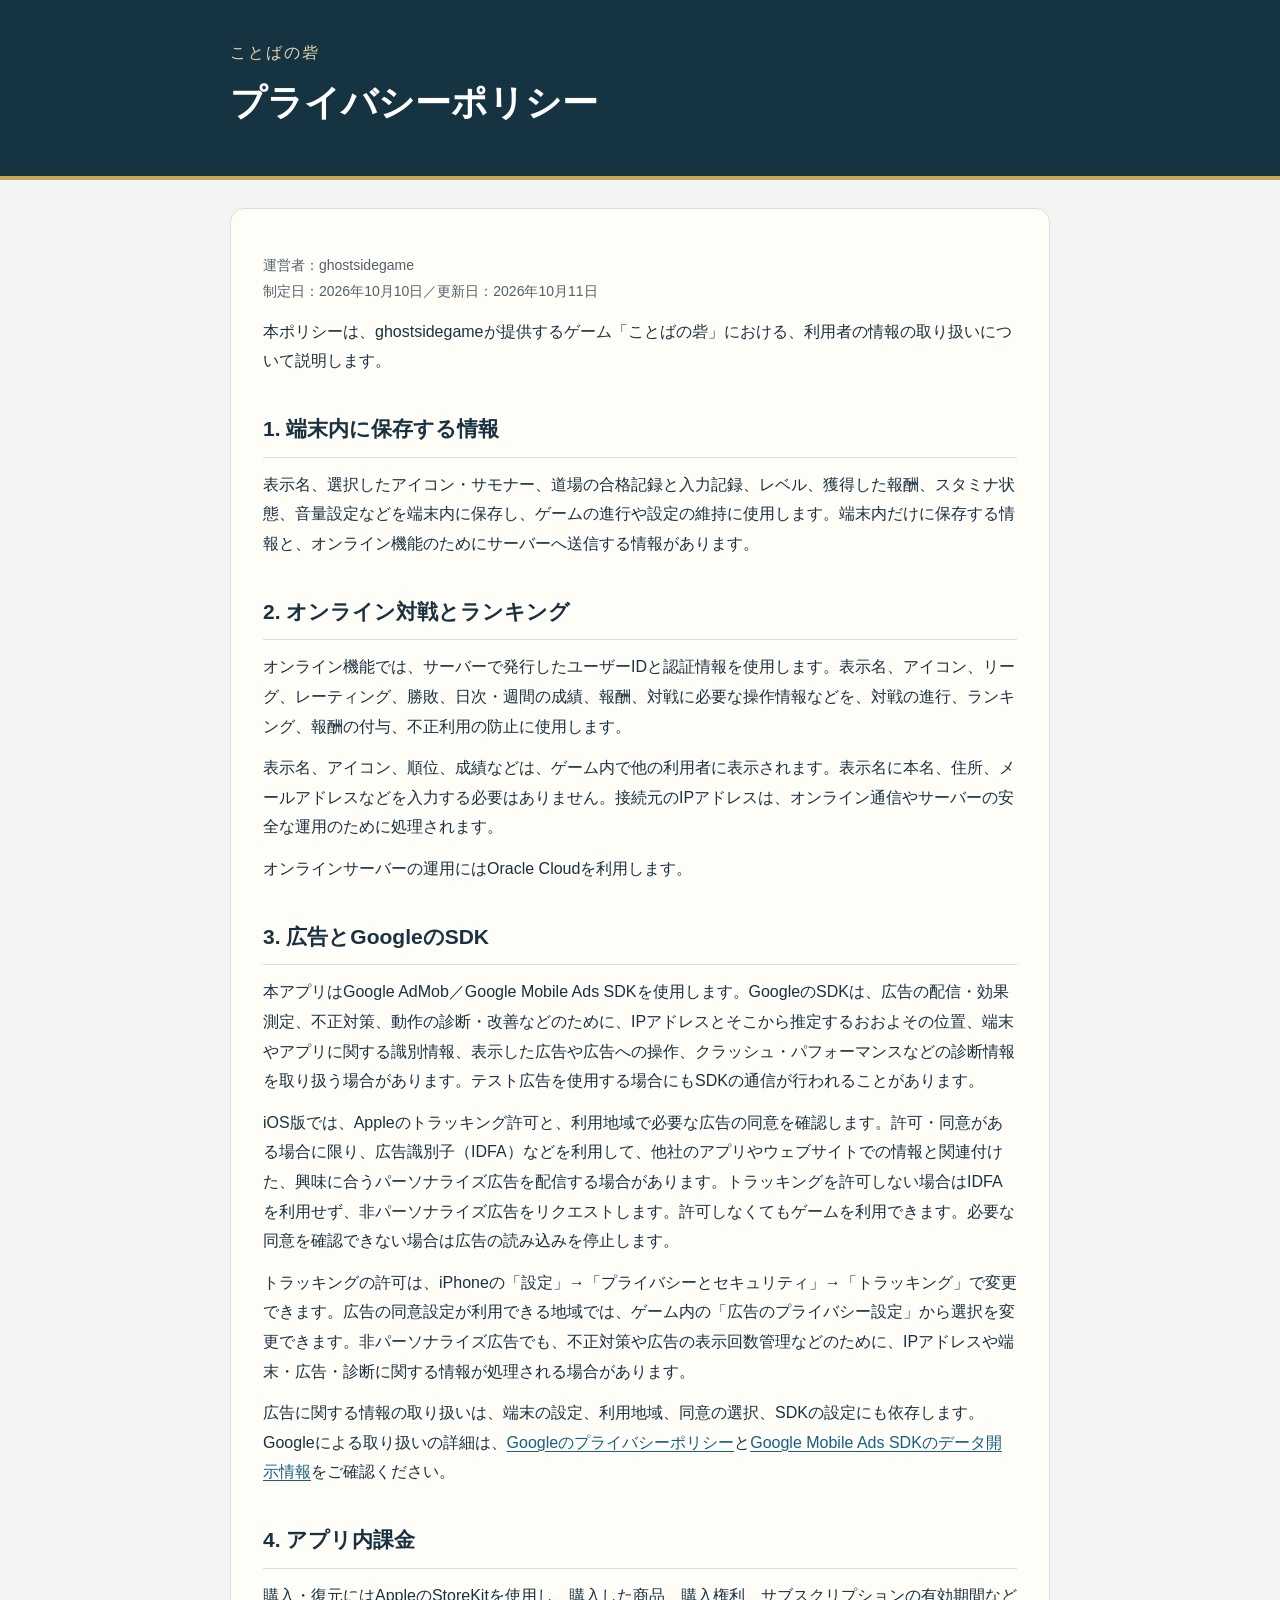
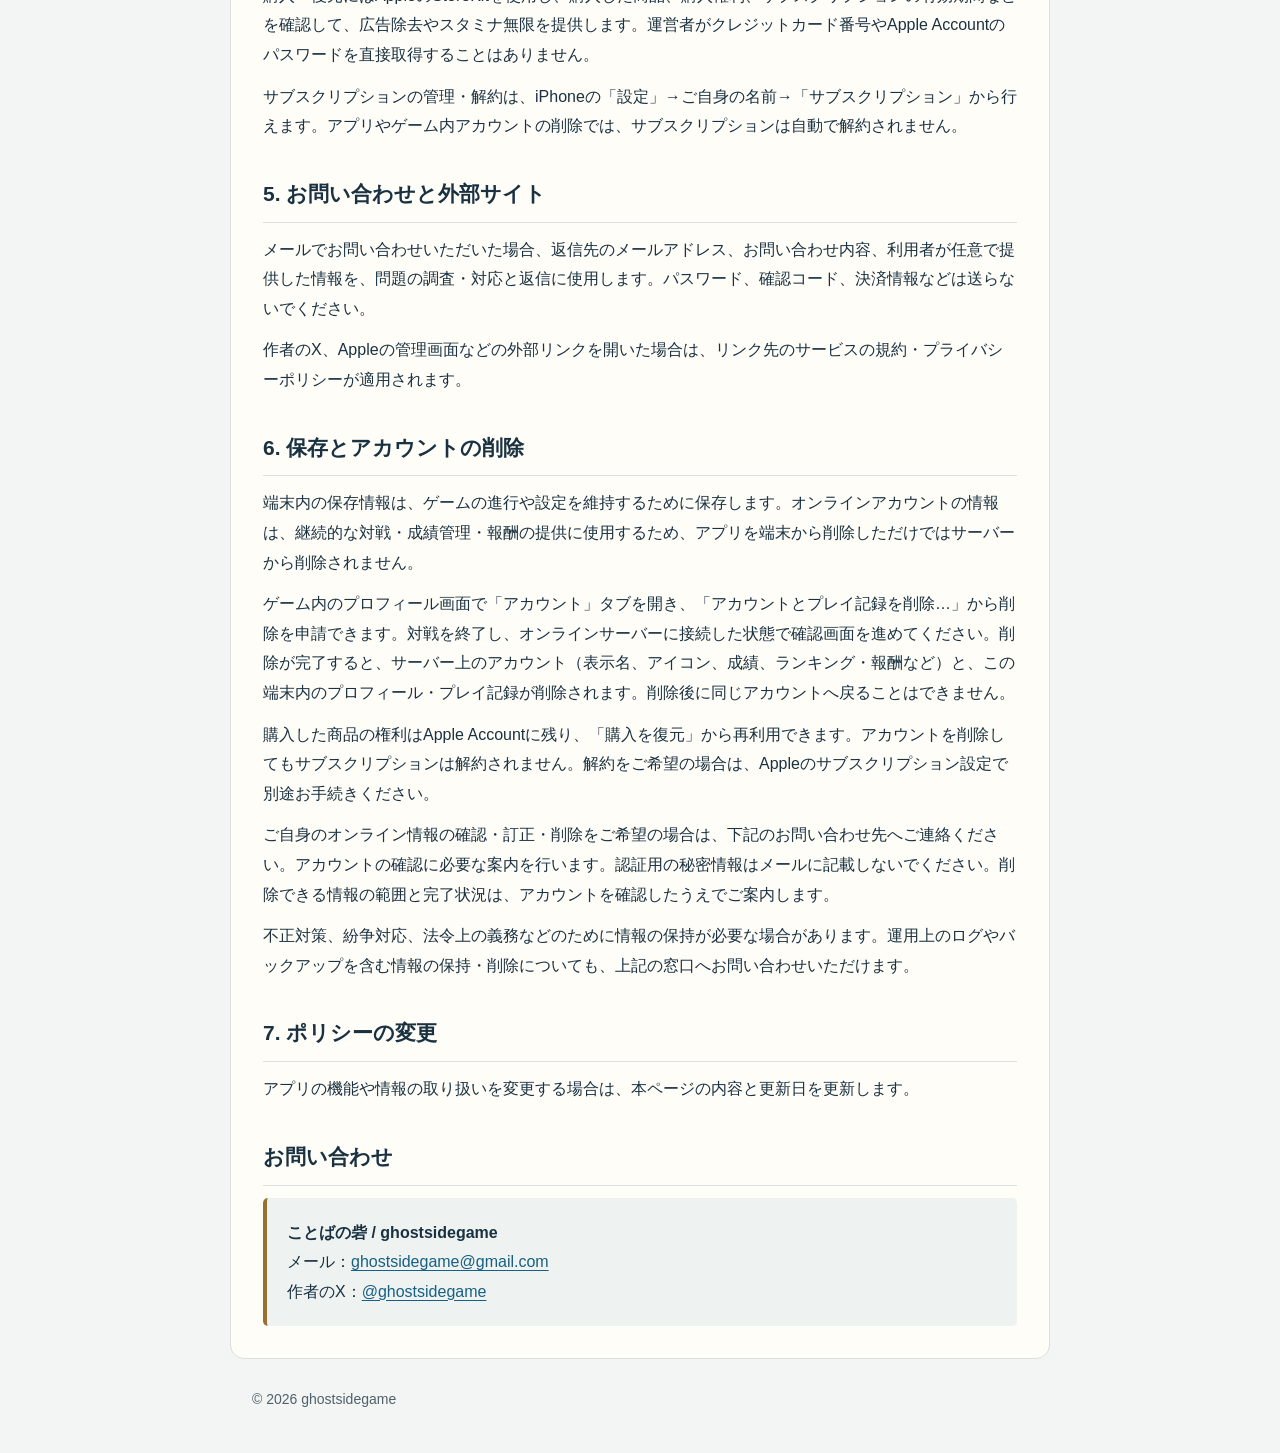
<file: index.html>
<!doctype html>
<html lang="ja">
<head>
<meta charset="utf-8">
<meta name="viewport" content="width=device-width, initial-scale=1">
<meta name="description" content="ことばの砦のプライバシーポリシー。ゲーム内データ、オンライン対戦、広告、購入、お問い合わせについて。">
<title>プライバシーポリシー | ことばの砦</title>
<style>
:root{color-scheme:light;--ink:#193140;--gold:#97712d;--paper:#fffdf7}*{box-sizing:border-box}body{margin:0;background:#f3f5f5;color:var(--ink);font-family:-apple-system,BlinkMacSystemFont,"Hiragino Sans","Yu Gothic",sans-serif;line-height:1.85}header{background:#163342;color:#fff;padding:38px max(22px,calc((100vw - 820px)/2));border-bottom:4px solid #cba55b}header p{margin:0;color:#e9d7b4;letter-spacing:.12em}h1{font-size:clamp(25px,5vw,36px);line-height:1.4;margin:10px 0}main{max-width:820px;margin:28px auto;padding:32px;background:var(--paper);border:1px solid #d9e0df;border-radius:14px}h2{font-size:21px;margin:34px 0 12px;padding-bottom:8px;border-bottom:1px solid #d9e0df}p{margin:12px 0}a{color:#176083;text-underline-offset:3px;overflow-wrap:anywhere}li{margin:8px 0}.meta{font-size:14px;color:#50616a}.contact{padding:20px;background:#eef3f1;border-left:4px solid var(--gold);border-radius:5px}footer{max-width:820px;margin:24px auto 40px;padding:0 22px;font-size:14px;color:#50616a}@media(max-width:600px){main{margin:16px 12px;padding:22px 18px}h2{font-size:19px}}
</style>
</head>
<body>
<header><p>ことばの砦</p><h1>プライバシーポリシー</h1></header>
<main>
<p class="meta">運営者：ghostsidegame<br>制定日：2026年10月10日／更新日：2026年10月11日</p>
<p>本ポリシーは、ghostsidegameが提供するゲーム「ことばの砦」における、利用者の情報の取り扱いについて説明します。</p>
<h2>1. 端末内に保存する情報</h2>
<p>表示名、選択したアイコン・サモナー、道場の合格記録と入力記録、レベル、獲得した報酬、スタミナ状態、音量設定などを端末内に保存し、ゲームの進行や設定の維持に使用します。端末内だけに保存する情報と、オンライン機能のためにサーバーへ送信する情報があります。</p>
<h2>2. オンライン対戦とランキング</h2>
<p>オンライン機能では、サーバーで発行したユーザーIDと認証情報を使用します。表示名、アイコン、リーグ、レーティング、勝敗、日次・週間の成績、報酬、対戦に必要な操作情報などを、対戦の進行、ランキング、報酬の付与、不正利用の防止に使用します。</p>
<p>表示名、アイコン、順位、成績などは、ゲーム内で他の利用者に表示されます。表示名に本名、住所、メールアドレスなどを入力する必要はありません。接続元のIPアドレスは、オンライン通信やサーバーの安全な運用のために処理されます。</p>
<p>オンラインサーバーの運用にはOracle Cloudを利用します。</p>
<h2>3. 広告とGoogleのSDK</h2>
<p>本アプリはGoogle AdMob／Google Mobile Ads SDKを使用します。GoogleのSDKは、広告の配信・効果測定、不正対策、動作の診断・改善などのために、IPアドレスとそこから推定するおおよその位置、端末やアプリに関する識別情報、表示した広告や広告への操作、クラッシュ・パフォーマンスなどの診断情報を取り扱う場合があります。テスト広告を使用する場合にもSDKの通信が行われることがあります。</p>
<p>iOS版では、Appleのトラッキング許可と、利用地域で必要な広告の同意を確認します。許可・同意がある場合に限り、広告識別子（IDFA）などを利用して、他社のアプリやウェブサイトでの情報と関連付けた、興味に合うパーソナライズ広告を配信する場合があります。トラッキングを許可しない場合はIDFAを利用せず、非パーソナライズ広告をリクエストします。許可しなくてもゲームを利用できます。必要な同意を確認できない場合は広告の読み込みを停止します。</p>
<p>トラッキングの許可は、iPhoneの「設定」→「プライバシーとセキュリティ」→「トラッキング」で変更できます。広告の同意設定が利用できる地域では、ゲーム内の「広告のプライバシー設定」から選択を変更できます。非パーソナライズ広告でも、不正対策や広告の表示回数管理などのために、IPアドレスや端末・広告・診断に関する情報が処理される場合があります。</p>
<p>広告に関する情報の取り扱いは、端末の設定、利用地域、同意の選択、SDKの設定にも依存します。Googleによる取り扱いの詳細は、<a href="https://policies.google.com/privacy">Googleのプライバシーポリシー</a>と<a href="https://developers.google.com/admob/ios/privacy/data-disclosure">Google Mobile Ads SDKのデータ開示情報</a>をご確認ください。</p>
<h2>4. アプリ内課金</h2>
<p>購入・復元にはAppleのStoreKitを使用し、購入した商品、購入権利、サブスクリプションの有効期間などを確認して、広告除去やスタミナ無限を提供します。運営者がクレジットカード番号やApple Accountのパスワードを直接取得することはありません。</p>
<p>サブスクリプションの管理・解約は、iPhoneの「設定」→ご自身の名前→「サブスクリプション」から行えます。アプリやゲーム内アカウントの削除では、サブスクリプションは自動で解約されません。</p>
<h2>5. お問い合わせと外部サイト</h2>
<p>メールでお問い合わせいただいた場合、返信先のメールアドレス、お問い合わせ内容、利用者が任意で提供した情報を、問題の調査・対応と返信に使用します。パスワード、確認コード、決済情報などは送らないでください。</p>
<p>作者のX、Appleの管理画面などの外部リンクを開いた場合は、リンク先のサービスの規約・プライバシーポリシーが適用されます。</p>
<h2>6. 保存とアカウントの削除</h2>
<p>端末内の保存情報は、ゲームの進行や設定を維持するために保存します。オンラインアカウントの情報は、継続的な対戦・成績管理・報酬の提供に使用するため、アプリを端末から削除しただけではサーバーから削除されません。</p>
<p>ゲーム内のプロフィール画面で「アカウント」タブを開き、「アカウントとプレイ記録を削除…」から削除を申請できます。対戦を終了し、オンラインサーバーに接続した状態で確認画面を進めてください。削除が完了すると、サーバー上のアカウント（表示名、アイコン、成績、ランキング・報酬など）と、この端末内のプロフィール・プレイ記録が削除されます。削除後に同じアカウントへ戻ることはできません。</p>
<p>購入した商品の権利はApple Accountに残り、「購入を復元」から再利用できます。アカウントを削除してもサブスクリプションは解約されません。解約をご希望の場合は、Appleのサブスクリプション設定で別途お手続きください。</p>
<p>ご自身のオンライン情報の確認・訂正・削除をご希望の場合は、下記のお問い合わせ先へご連絡ください。アカウントの確認に必要な案内を行います。認証用の秘密情報はメールに記載しないでください。削除できる情報の範囲と完了状況は、アカウントを確認したうえでご案内します。</p>
<p>不正対策、紛争対応、法令上の義務などのために情報の保持が必要な場合があります。運用上のログやバックアップを含む情報の保持・削除についても、上記の窓口へお問い合わせいただけます。</p>
<h2>7. ポリシーの変更</h2>
<p>アプリの機能や情報の取り扱いを変更する場合は、本ページの内容と更新日を更新します。</p>
<h2>お問い合わせ</h2>
<div class="contact"><strong>ことばの砦 / ghostsidegame</strong><br>メール：<a href="mailto:ghostsidegame@gmail.com">ghostsidegame@gmail.com</a><br>作者のX：<a href="https://x.com/ghostsidegame">@ghostsidegame</a></div>
</main>
<footer>© 2026 ghostsidegame</footer>
</body>
</html>
</file>
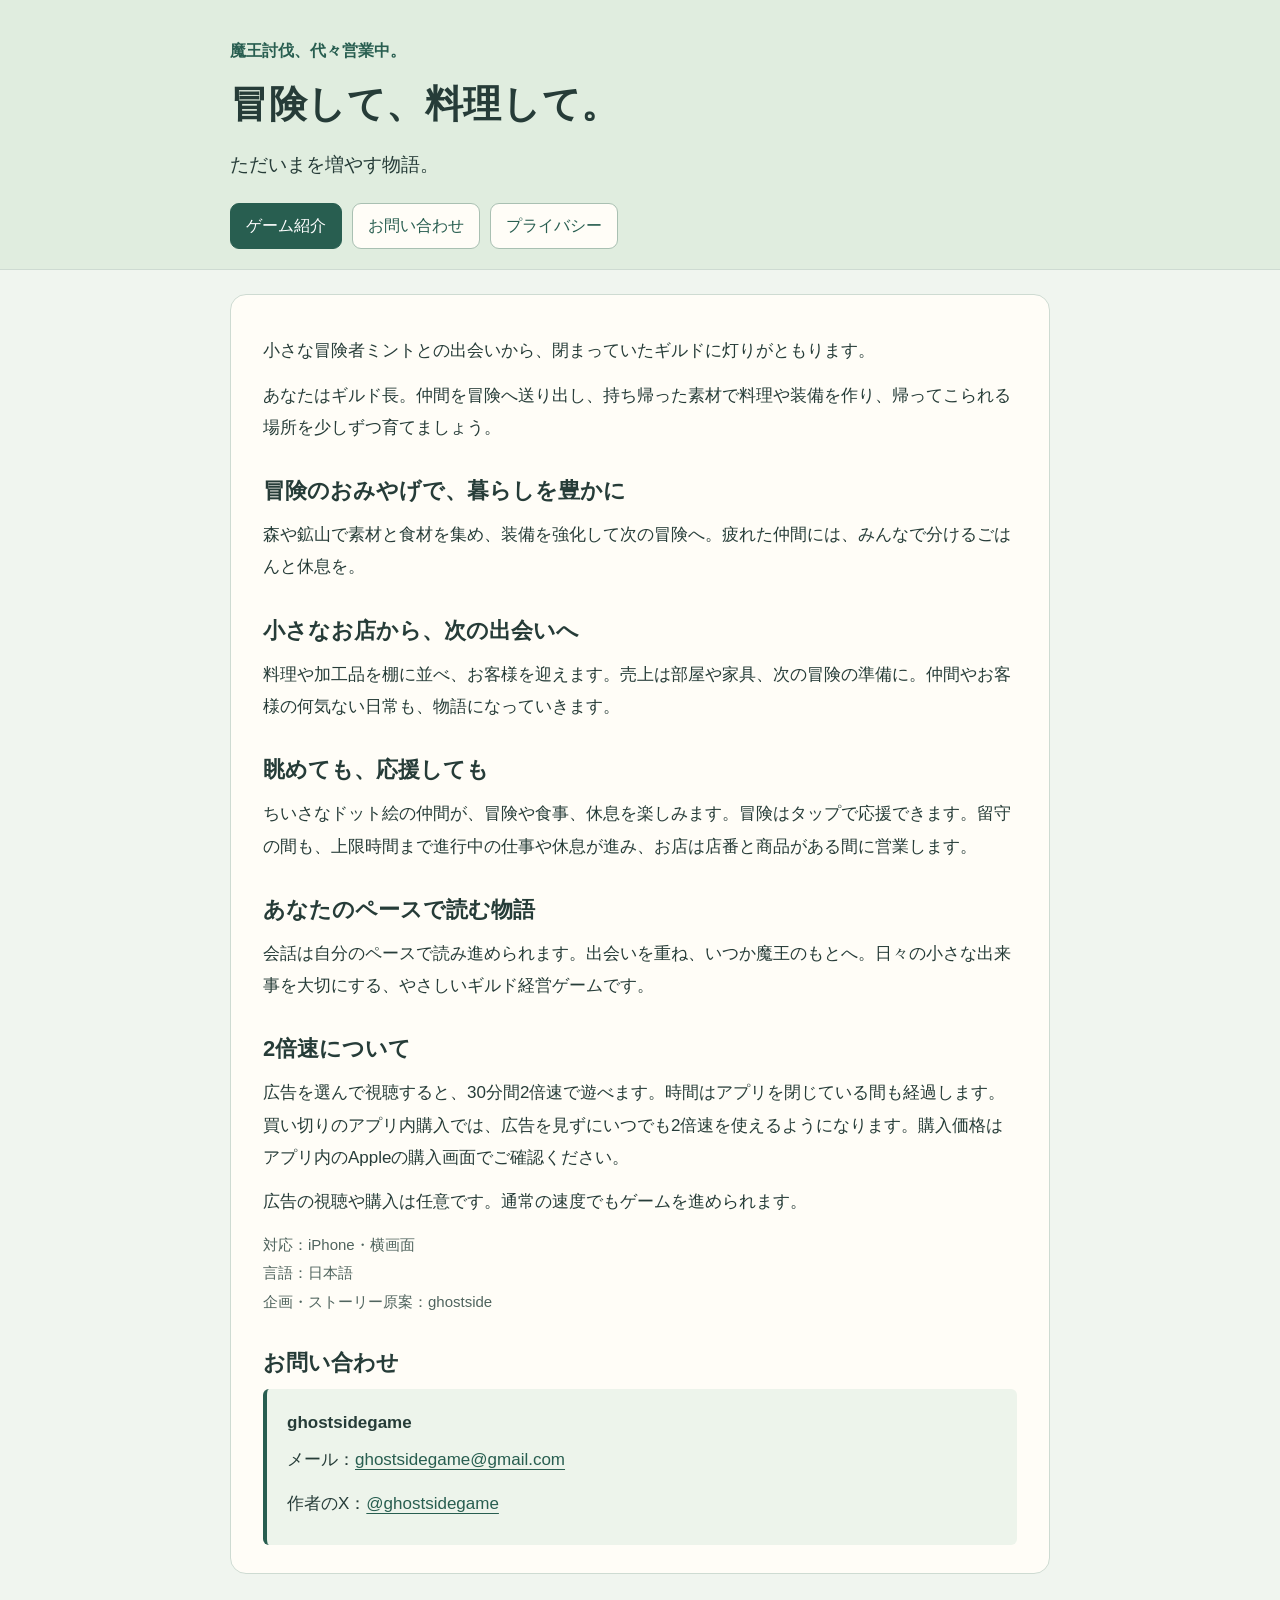
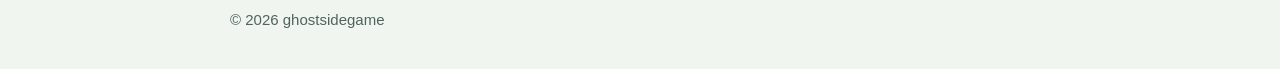
<file: maou-guild/index.html>
<!doctype html>
<html lang="ja">
<head>
<meta charset="utf-8">
<meta name="viewport" content="width=device-width,initial-scale=1">
<meta name="description" content="ミントと始める、やさしいギルド経営ゲーム。">
<title>冒険して、料理して。 | 魔王討伐、代々営業中。</title>
<link rel="stylesheet" href="style.css">
</head>
<body>
<a class="skip" href="#main">本文へ進む</a>
<header>
<div class="wrap">
<p class="brand">魔王討伐、代々営業中。</p>
<h1>冒険して、料理して。</h1><p class="lead">ただいまを増やす物語。</p><nav class="nav" aria-label="サイト内メニュー"><a href="index.html" aria-current="page">ゲーム紹介</a><a href="support.html">お問い合わせ</a><a href="privacy.html">プライバシー</a></nav>
</div>
</header>
<main class="wrap" id="main">
<p>小さな冒険者ミントとの出会いから、閉まっていたギルドに灯りがともります。</p>
<p>あなたはギルド長。仲間を冒険へ送り出し、持ち帰った素材で料理や装備を作り、帰ってこられる場所を少しずつ育てましょう。</p>
<h2>冒険のおみやげで、暮らしを豊かに</h2>
<p>森や鉱山で素材と食材を集め、装備を強化して次の冒険へ。疲れた仲間には、みんなで分けるごはんと休息を。</p>
<h2>小さなお店から、次の出会いへ</h2>
<p>料理や加工品を棚に並べ、お客様を迎えます。売上は部屋や家具、次の冒険の準備に。仲間やお客様の何気ない日常も、物語になっていきます。</p>
<h2>眺めても、応援しても</h2>
<p>ちいさなドット絵の仲間が、冒険や食事、休息を楽しみます。冒険はタップで応援できます。留守の間も、上限時間まで進行中の仕事や休息が進み、お店は店番と商品がある間に営業します。</p>
<h2>あなたのペースで読む物語</h2>
<p>会話は自分のペースで読み進められます。出会いを重ね、いつか魔王のもとへ。日々の小さな出来事を大切にする、やさしいギルド経営ゲームです。</p>
<h2>2倍速について</h2>
<p>広告を選んで視聴すると、30分間2倍速で遊べます。時間はアプリを閉じている間も経過します。買い切りのアプリ内購入では、広告を見ずにいつでも2倍速を使えるようになります。購入価格はアプリ内のAppleの購入画面でご確認ください。</p>
<p>広告の視聴や購入は任意です。通常の速度でもゲームを進められます。</p>
<p class="meta">対応：iPhone・横画面<br>言語：日本語<br>企画・ストーリー原案：ghostside</p>
<h2>お問い合わせ</h2><div class="contact">
<strong>ghostsidegame</strong>
<br>メール：<a href="mailto:ghostsidegame@gmail.com">ghostsidegame@gmail.com</a>
<br>作者のX：<a href="https://x.com/ghostsidegame">@ghostsidegame</a>
</div>
</main>
<footer class="wrap">© 2026 ghostsidegame</footer>
</body>
</html>
</file>
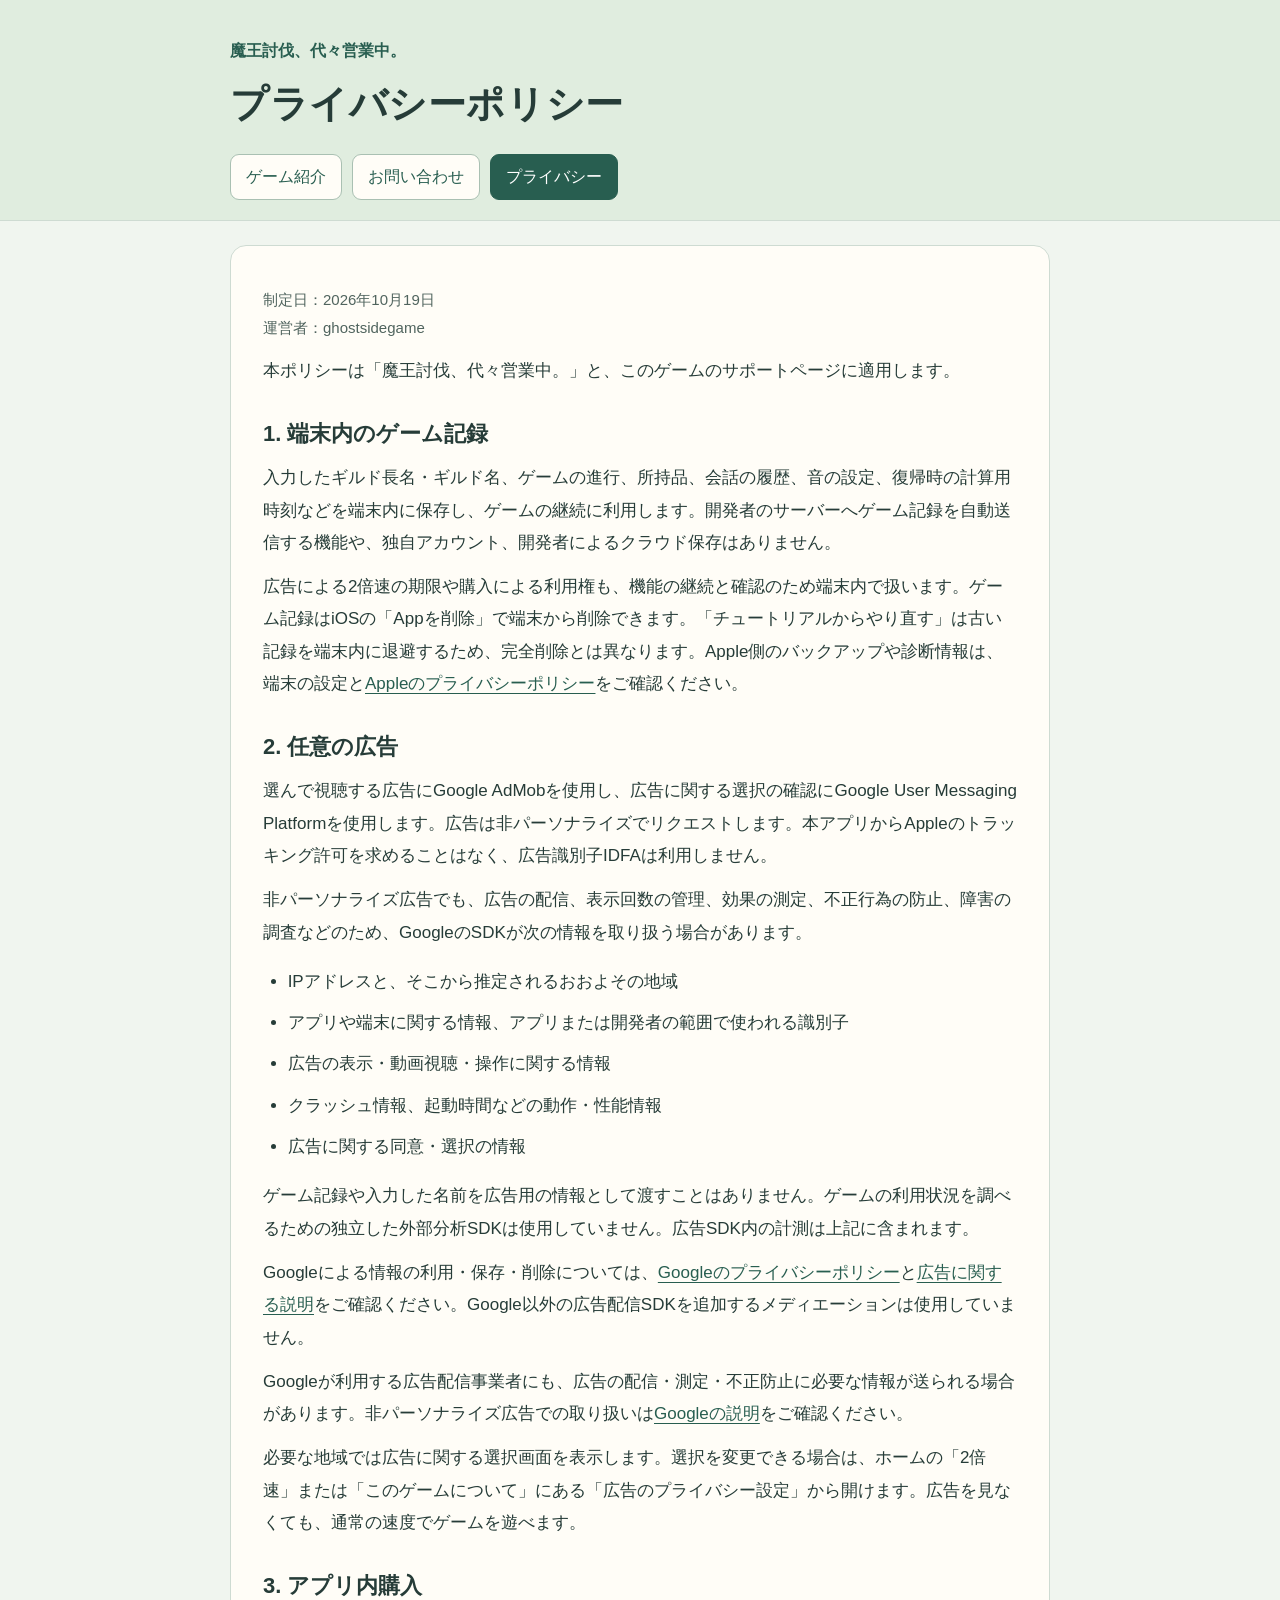
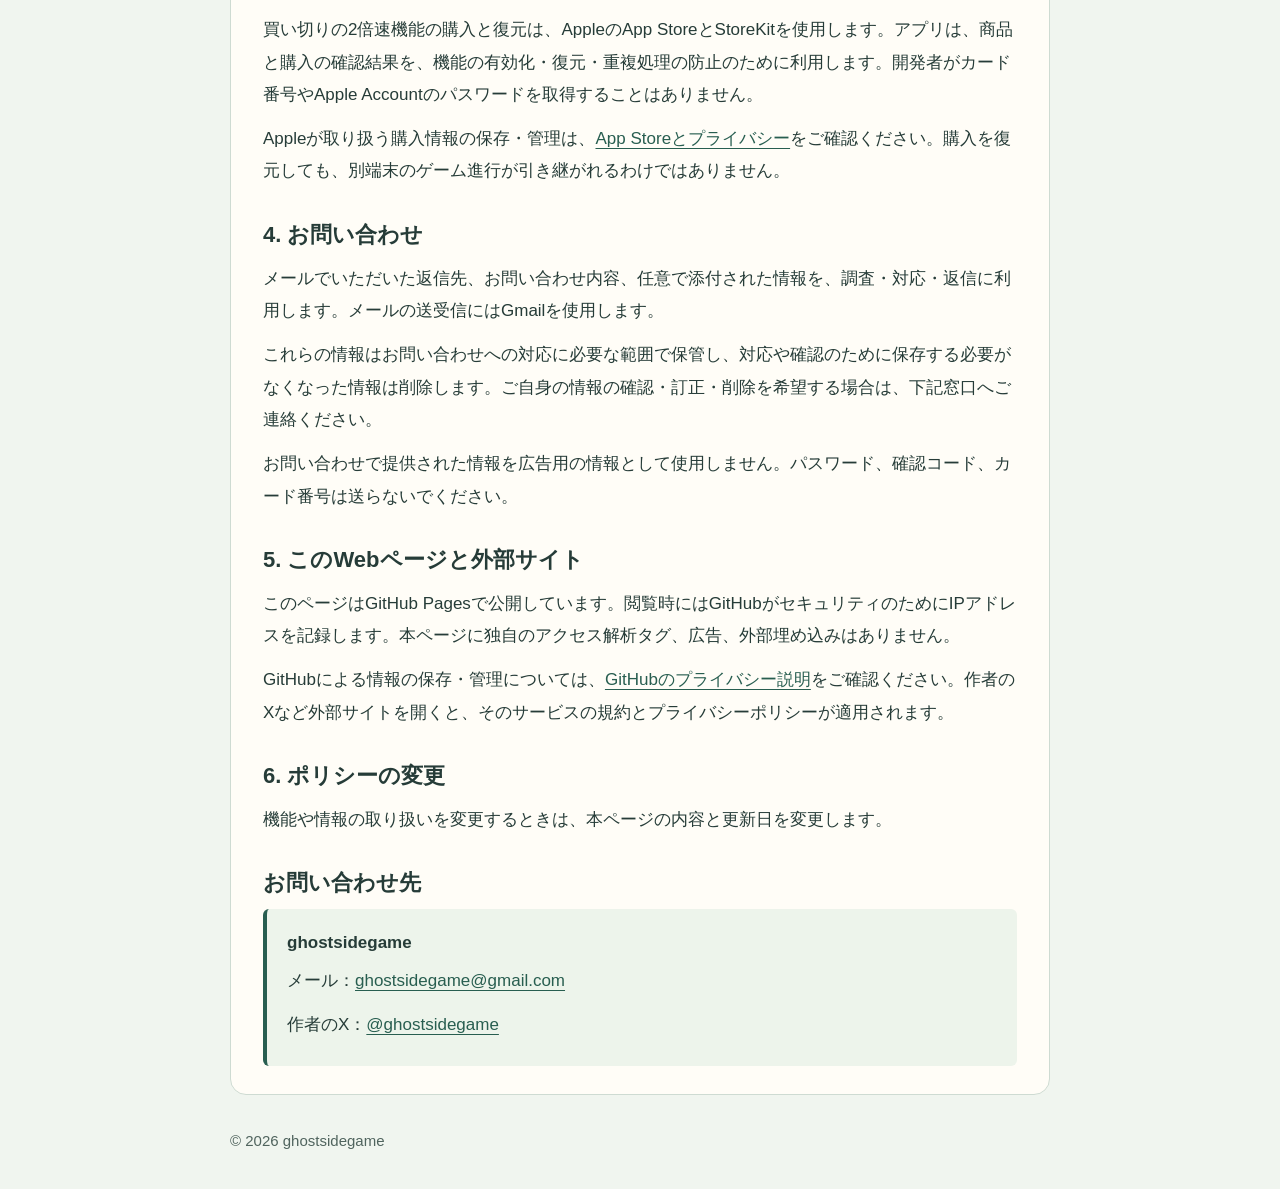
<file: maou-guild/privacy.html>
<!doctype html>
<html lang="ja">
<head>
<meta charset="utf-8">
<meta name="viewport" content="width=device-width,initial-scale=1">
<meta name="description" content="魔王討伐、代々営業中。のゲーム記録、広告、購入、お問い合わせに関する情報の取り扱い。">
<title>プライバシーポリシー | 魔王討伐、代々営業中。</title>
<link rel="stylesheet" href="style.css">
</head>
<body>
<a class="skip" href="#main">本文へ進む</a>
<header>
<div class="wrap">
<p class="brand">魔王討伐、代々営業中。</p>
<h1>プライバシーポリシー</h1><nav class="nav" aria-label="サイト内メニュー"><a href="index.html">ゲーム紹介</a><a href="support.html">お問い合わせ</a><a href="privacy.html" aria-current="page">プライバシー</a></nav>
</div>
</header>
<main class="wrap" id="main">
<p class="meta">制定日：2026年10月19日<br>運営者：ghostsidegame</p>
<p>本ポリシーは「魔王討伐、代々営業中。」と、このゲームのサポートページに適用します。</p>
<h2>1. 端末内のゲーム記録</h2>
<p>入力したギルド長名・ギルド名、ゲームの進行、所持品、会話の履歴、音の設定、復帰時の計算用時刻などを端末内に保存し、ゲームの継続に利用します。開発者のサーバーへゲーム記録を自動送信する機能や、独自アカウント、開発者によるクラウド保存はありません。</p>
<p>広告による2倍速の期限や購入による利用権も、機能の継続と確認のため端末内で扱います。ゲーム記録はiOSの「Appを削除」で端末から削除できます。「チュートリアルからやり直す」は古い記録を端末内に退避するため、完全削除とは異なります。Apple側のバックアップや診断情報は、端末の設定と<a href="https://www.apple.com/legal/privacy/">Appleのプライバシーポリシー</a>をご確認ください。</p>
<h2>2. 任意の広告</h2>
<p>選んで視聴する広告にGoogle AdMobを使用し、広告に関する選択の確認にGoogle User Messaging Platformを使用します。広告は非パーソナライズでリクエストします。本アプリからAppleのトラッキング許可を求めることはなく、広告識別子IDFAは利用しません。</p>
<p>非パーソナライズ広告でも、広告の配信、表示回数の管理、効果の測定、不正行為の防止、障害の調査などのため、GoogleのSDKが次の情報を取り扱う場合があります。</p>
<ul>
<li>IPアドレスと、そこから推定されるおおよその地域</li>
<li>アプリや端末に関する情報、アプリまたは開発者の範囲で使われる識別子</li>
<li>広告の表示・動画視聴・操作に関する情報</li>
<li>クラッシュ情報、起動時間などの動作・性能情報</li>
<li>広告に関する同意・選択の情報</li>
</ul>
<p>ゲーム記録や入力した名前を広告用の情報として渡すことはありません。ゲームの利用状況を調べるための独立した外部分析SDKは使用していません。広告SDK内の計測は上記に含まれます。</p>
<p>Googleによる情報の利用・保存・削除については、<a href="https://policies.google.com/privacy?hl=ja">Googleのプライバシーポリシー</a>と<a href="https://policies.google.com/technologies/ads?hl=ja">広告に関する説明</a>をご確認ください。Google以外の広告配信SDKを追加するメディエーションは使用していません。</p>
<p>Googleが利用する広告配信事業者にも、広告の配信・測定・不正防止に必要な情報が送られる場合があります。非パーソナライズ広告での取り扱いは<a href="https://support.google.com/admob/answer/10833943?hl=ja">Googleの説明</a>をご確認ください。</p>
<p>必要な地域では広告に関する選択画面を表示します。選択を変更できる場合は、ホームの「2倍速」または「このゲームについて」にある「広告のプライバシー設定」から開けます。広告を見なくても、通常の速度でゲームを遊べます。</p>
<h2>3. アプリ内購入</h2>
<p>買い切りの2倍速機能の購入と復元は、AppleのApp StoreとStoreKitを使用します。アプリは、商品と購入の確認結果を、機能の有効化・復元・重複処理の防止のために利用します。開発者がカード番号やApple Accountのパスワードを取得することはありません。</p>
<p>Appleが取り扱う購入情報の保存・管理は、<a href="https://www.apple.com/legal/privacy/data/ja/app-store/">App Storeとプライバシー</a>をご確認ください。購入を復元しても、別端末のゲーム進行が引き継がれるわけではありません。</p>
<h2>4. お問い合わせ</h2>
<p>メールでいただいた返信先、お問い合わせ内容、任意で添付された情報を、調査・対応・返信に利用します。メールの送受信にはGmailを使用します。</p>
<p>これらの情報はお問い合わせへの対応に必要な範囲で保管し、対応や確認のために保存する必要がなくなった情報は削除します。ご自身の情報の確認・訂正・削除を希望する場合は、下記窓口へご連絡ください。</p>
<p>お問い合わせで提供された情報を広告用の情報として使用しません。パスワード、確認コード、カード番号は送らないでください。</p>
<h2>5. このWebページと外部サイト</h2>
<p>このページはGitHub Pagesで公開しています。閲覧時にはGitHubがセキュリティのためにIPアドレスを記録します。本ページに独自のアクセス解析タグ、広告、外部埋め込みはありません。</p>
<p>GitHubによる情報の保存・管理については、<a href="https://docs.github.com/en/site-policy/privacy-policies/github-general-privacy-statement">GitHubのプライバシー説明</a>をご確認ください。作者のXなど外部サイトを開くと、そのサービスの規約とプライバシーポリシーが適用されます。</p>
<h2>6. ポリシーの変更</h2>
<p>機能や情報の取り扱いを変更するときは、本ページの内容と更新日を変更します。</p>
<h2>お問い合わせ先</h2><div class="contact">
<strong>ghostsidegame</strong>
<br>メール：<a href="mailto:ghostsidegame@gmail.com">ghostsidegame@gmail.com</a>
<br>作者のX：<a href="https://x.com/ghostsidegame">@ghostsidegame</a>
</div>
</main>
<footer class="wrap">© 2026 ghostsidegame</footer>
</body>
</html>
</file>
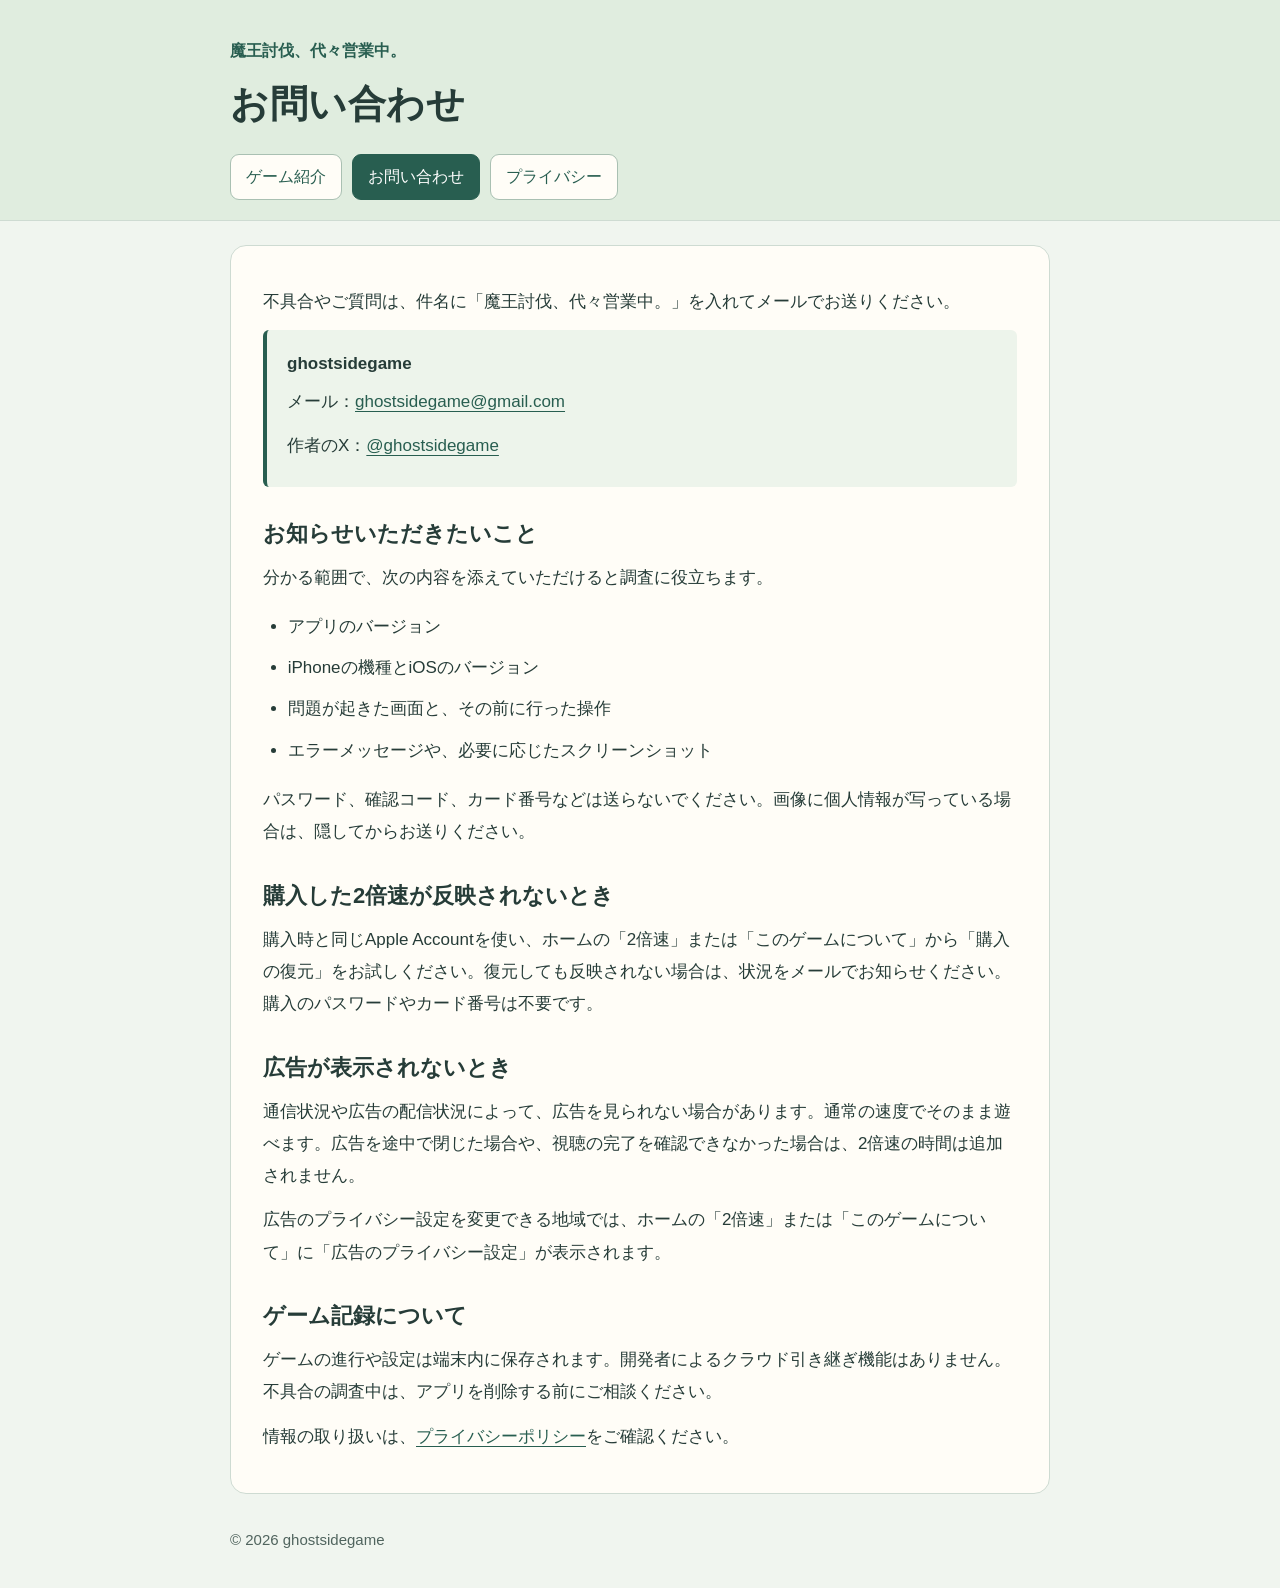
<file: maou-guild/support.html>
<!doctype html>
<html lang="ja">
<head>
<meta charset="utf-8">
<meta name="viewport" content="width=device-width,initial-scale=1">
<meta name="description" content="魔王討伐、代々営業中。のサポートとお問い合わせ。">
<title>お問い合わせ | 魔王討伐、代々営業中。</title>
<link rel="stylesheet" href="style.css">
</head>
<body>
<a class="skip" href="#main">本文へ進む</a>
<header>
<div class="wrap">
<p class="brand">魔王討伐、代々営業中。</p>
<h1>お問い合わせ</h1><nav class="nav" aria-label="サイト内メニュー"><a href="index.html">ゲーム紹介</a><a href="support.html" aria-current="page">お問い合わせ</a><a href="privacy.html">プライバシー</a></nav>
</div>
</header>
<main class="wrap" id="main">
<p>不具合やご質問は、件名に「魔王討伐、代々営業中。」を入れてメールでお送りください。</p><div class="contact">
<strong>ghostsidegame</strong>
<br>メール：<a href="mailto:ghostsidegame@gmail.com">ghostsidegame@gmail.com</a>
<br>作者のX：<a href="https://x.com/ghostsidegame">@ghostsidegame</a>
</div>
<h2>お知らせいただきたいこと</h2>
<p>分かる範囲で、次の内容を添えていただけると調査に役立ちます。</p>
<ul>
<li>アプリのバージョン</li>
<li>iPhoneの機種とiOSのバージョン</li>
<li>問題が起きた画面と、その前に行った操作</li>
<li>エラーメッセージや、必要に応じたスクリーンショット</li>
</ul>
<p>パスワード、確認コード、カード番号などは送らないでください。画像に個人情報が写っている場合は、隠してからお送りください。</p>
<h2>購入した2倍速が反映されないとき</h2>
<p>購入時と同じApple Accountを使い、ホームの「2倍速」または「このゲームについて」から「購入の復元」をお試しください。復元しても反映されない場合は、状況をメールでお知らせください。購入のパスワードやカード番号は不要です。</p>
<h2>広告が表示されないとき</h2>
<p>通信状況や広告の配信状況によって、広告を見られない場合があります。通常の速度でそのまま遊べます。広告を途中で閉じた場合や、視聴の完了を確認できなかった場合は、2倍速の時間は追加されません。</p>
<p>広告のプライバシー設定を変更できる地域では、ホームの「2倍速」または「このゲームについて」に「広告のプライバシー設定」が表示されます。</p>
<h2>ゲーム記録について</h2>
<p>ゲームの進行や設定は端末内に保存されます。開発者によるクラウド引き継ぎ機能はありません。不具合の調査中は、アプリを削除する前にご相談ください。</p>
<p>情報の取り扱いは、<a href="privacy.html">プライバシーポリシー</a>をご確認ください。</p>
</main>
<footer class="wrap">© 2026 ghostsidegame</footer>
</body>
</html>
</file>
<file: maou-guild/style.css>
*{box-sizing:border-box}:root{color-scheme:light;--ink:#263c38;--muted:#50645e;--green:#285e50;--edge:#cedbd2;--paper:#fffdf7}body{margin:0;background:#f0f5ef;color:var(--ink);font-family:-apple-system,BlinkMacSystemFont,"Hiragino Sans","Yu Gothic",sans-serif;font-size:17px;line-height:1.9;word-break:normal;overflow-wrap:anywhere}a{color:var(--green);text-underline-offset:4px}a:focus-visible{outline:3px solid #9a662b;outline-offset:4px;border-radius:3px}.skip{position:absolute;top:-90px;left:16px;padding:8px;background:white;z-index:2}.skip:focus{top:8px}.wrap{width:min(820px,calc(100% - 32px));margin:auto}header{padding:36px 0 20px;background:#e0eddf;border-bottom:1px solid var(--edge)}.brand{font-size:16px;font-weight:700;margin:0;color:var(--green)}h1{font-size:clamp(28px,5vw,38px);line-height:1.4;margin:12px 0 16px;letter-spacing:.015em}.lead{font-size:19px;line-height:1.75;margin:0}.nav{display:flex;flex-wrap:wrap;gap:10px;margin:22px 0 0}.nav a{display:inline-flex;align-items:center;justify-content:center;min-height:46px;padding:7px 15px;background:var(--paper);border:1px solid #a9c0b2;border-radius:9px;font-size:16px;text-decoration:none}.nav a[aria-current=page]{background:var(--green);color:#fff;border-color:var(--green)}main{margin:24px auto 32px!important;padding:28px 32px;background:var(--paper);border:1px solid var(--edge);border-radius:16px}h2{font-size:22px;line-height:1.5;margin:30px 0 10px}h2:first-child{margin-top:0}p{margin:12px 0}li{margin:9px 0}ul{padding-left:1.45em}.contact{padding:18px 20px;background:#edf4eb;border-left:4px solid var(--green);border-radius:6px}.contact a{display:inline-block;min-height:44px;padding:5px 0}.meta,.note{font-size:15px;color:var(--muted)}.review{border:2px dashed #a36b31;background:#fff4e2;padding:16px;border-radius:8px}.review strong{color:#65401c}footer{padding:0 0 34px;font-size:15px;color:var(--muted)}@media(max-width:480px){header{padding-top:24px}.wrap{width:calc(100% - 24px)}main{padding:22px 19px}.lead{font-size:18px}.nav{gap:8px}.nav a{padding:7px 11px;font-size:15px}h2{font-size:21px}.contact{padding:15px}}
</file>
